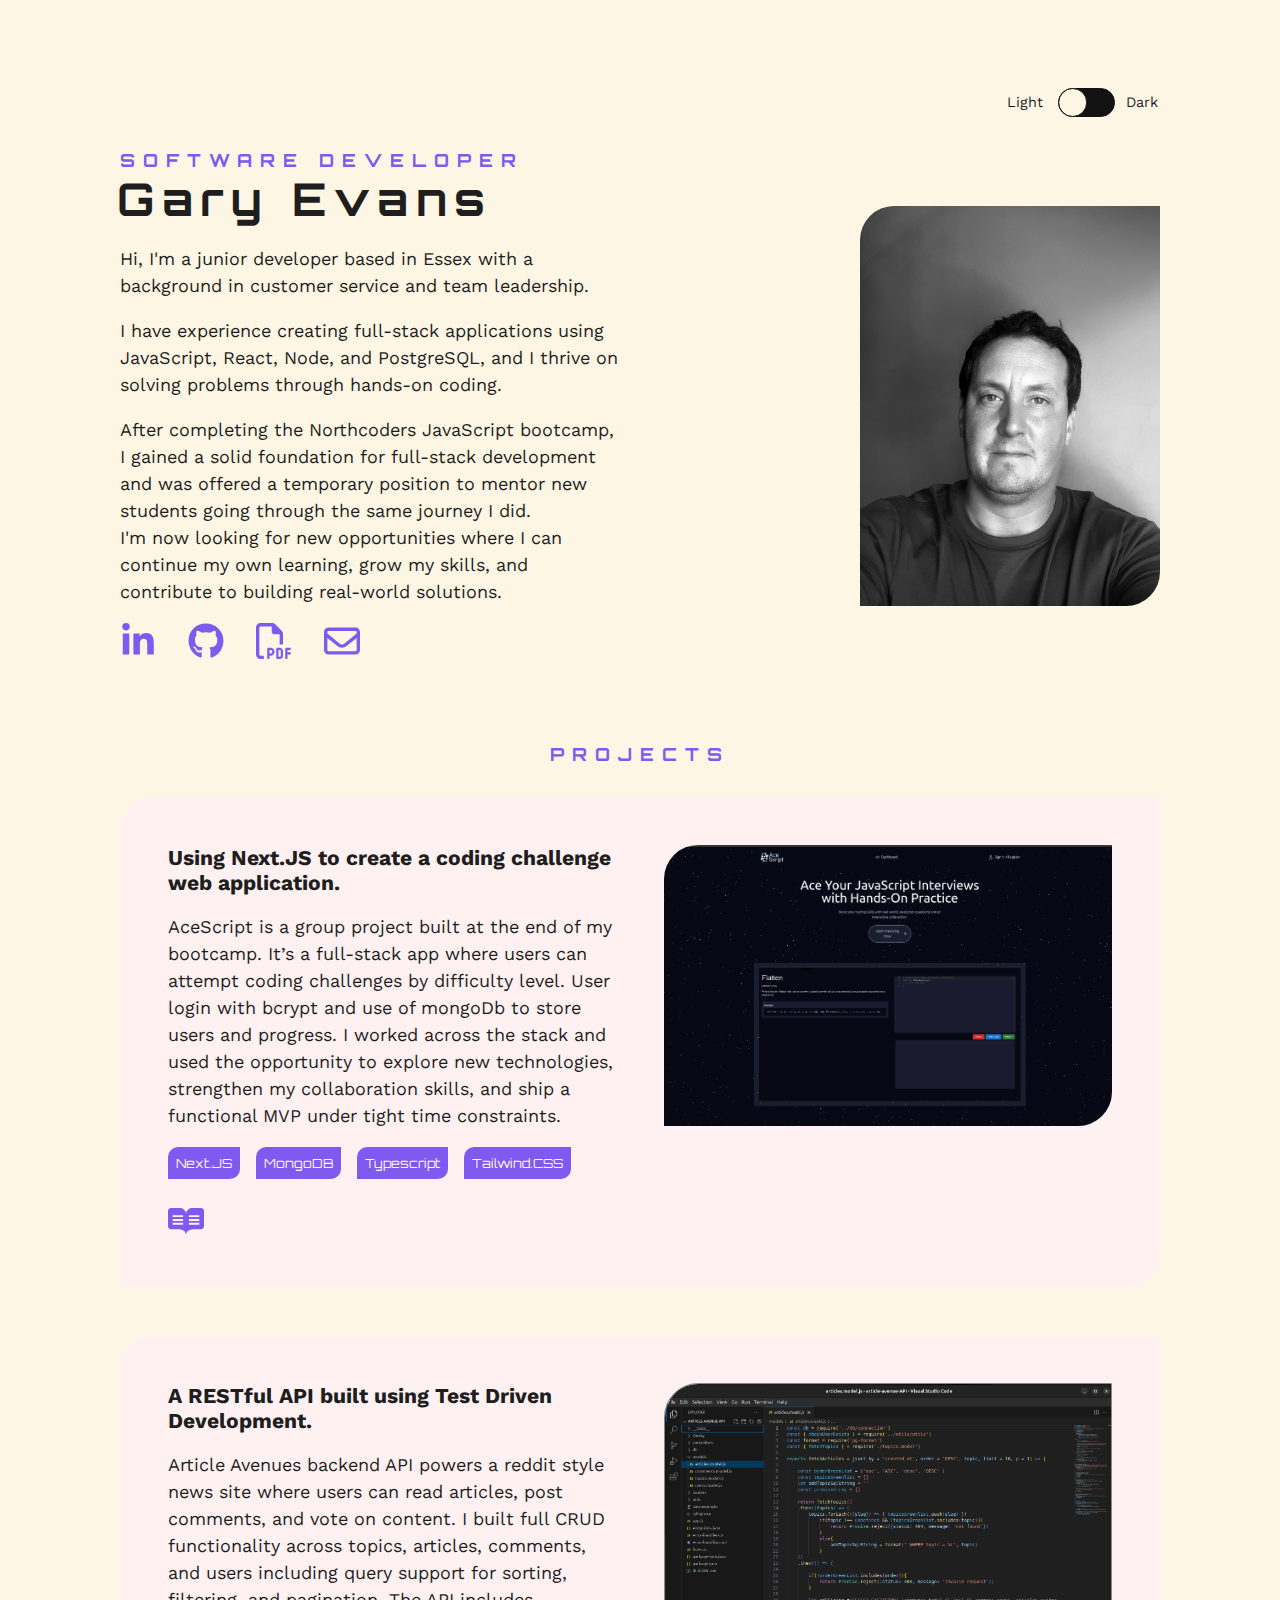
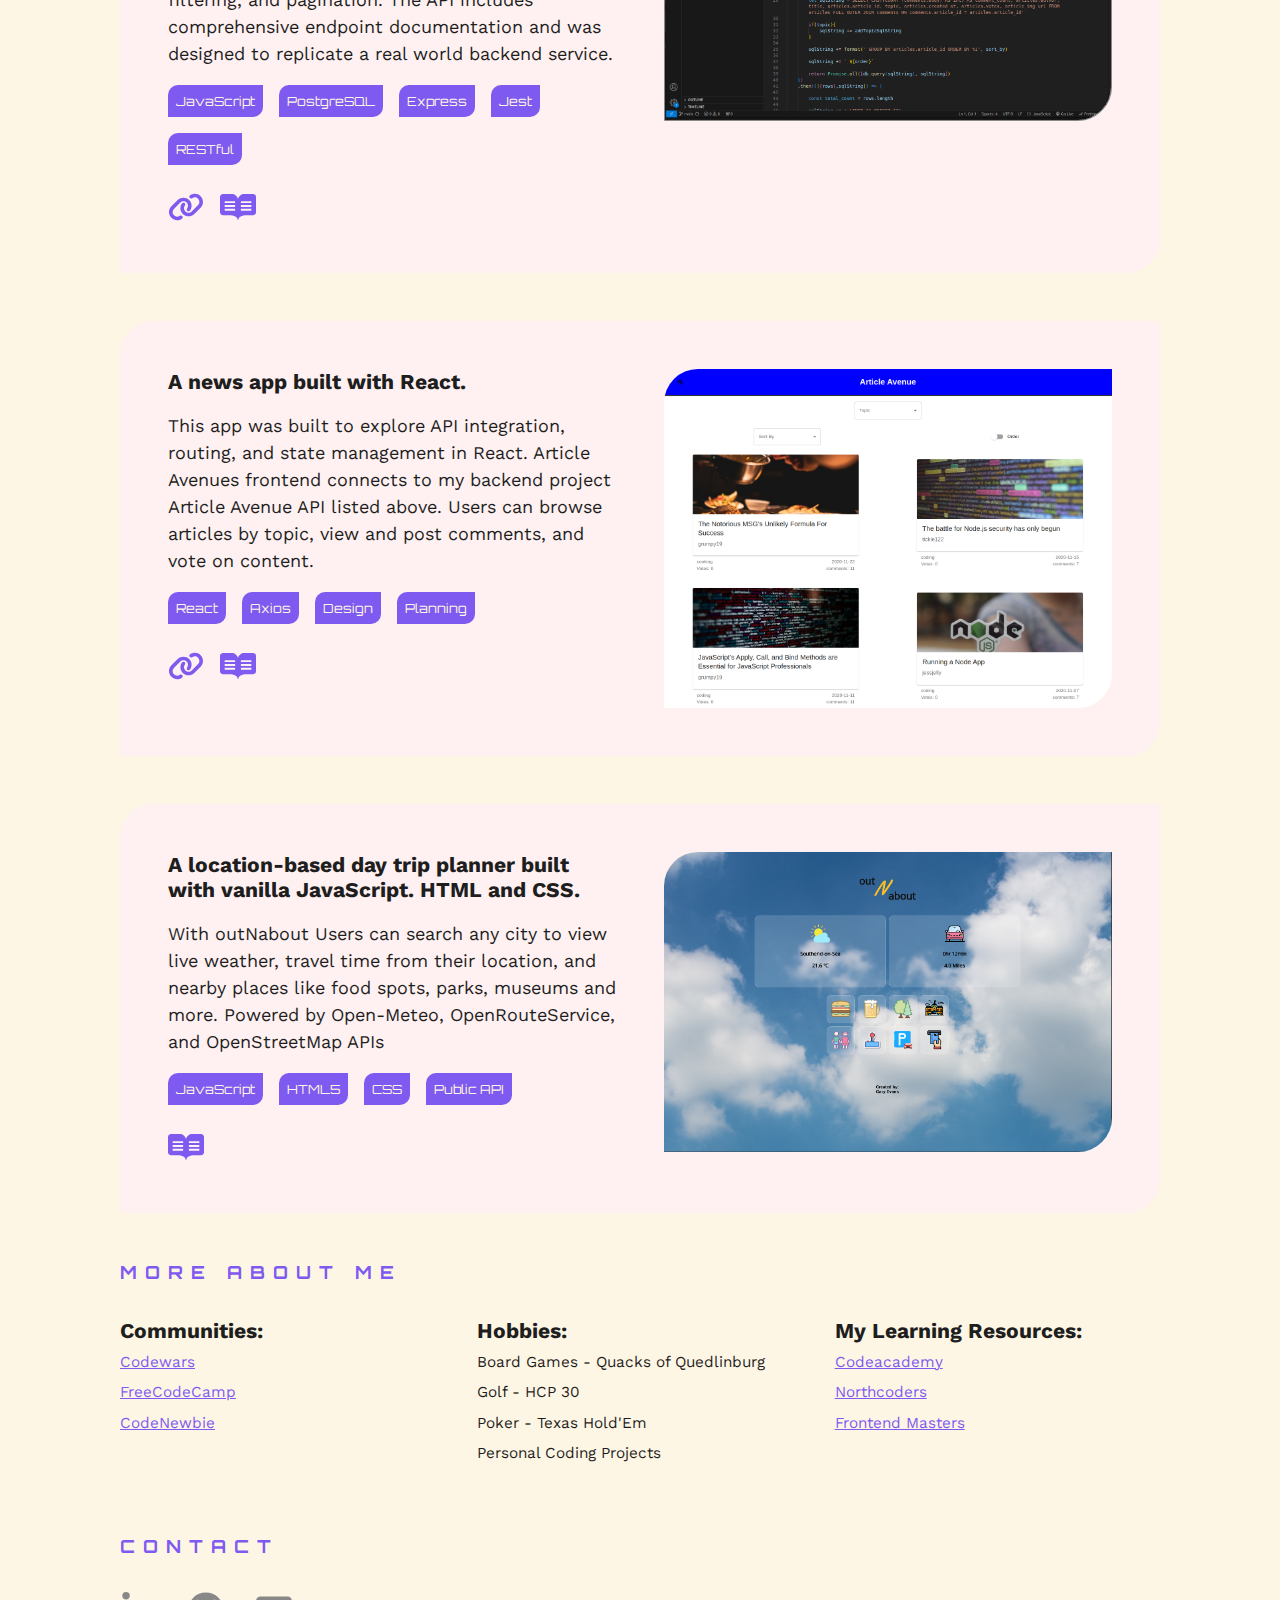
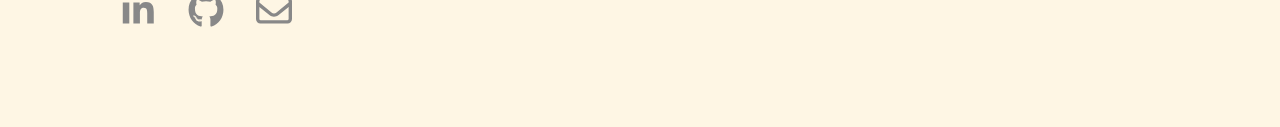
<file: index.html>
<!DOCTYPE html>
<html lang="en">
  <head>
    <meta charset="UTF-8" />
    <meta name="viewport" content="width=device-width, initial-scale=1.0" />
    <title>Gary Evans</title>
    <link rel="stylesheet" href="CSS/index.css" />
    <link
      href="https://fonts.googleapis.com/css2?family=Orbitron:wght@500;700&family=Work+Sans:wght@400;600&display=swap"
      rel="stylesheet"
    />
  </head>
  <body>
    <div class="wrapper">
      <header>
        <fieldset id="light-dark-switch" class="radio-switch">
          <legend>Select Theme</legend>

          <input
            type="radio"
            name="color-scheme"
            id="light"
            value="light"
            checked
          />
          <label for="light">Light</label>
          <input type="radio" name="color-scheme" id="dark" value="dark" />
          <label for="dark">Dark</label>
        </fieldset>
      </header>
      <article class="main-article">
        <div class="text">
          <h2>Software Developer</h2>
          <h1>Gary Evans</h1>
          <p>
            Hi, I'm a junior developer based in Essex with a background in
            customer service and team leadership.
          </p>
          <p>
            I have experience creating full-stack applications using JavaScript,
            React, Node, and PostgreSQL, and I thrive on solving problems
            through hands-on coding. <br />
          </p>
          <p>
            After completing the Northcoders JavaScript bootcamp, I gained a
            solid foundation for full-stack development and was offered a
            temporary position to mentor new students going through the same
            journey I did. <br />I'm now looking for new opportunities where I
            can continue my own learning, grow my skills, and contribute to
            building real-world solutions.
          </p>
          <ul class="icons">
            <li>
              <a
                href="https://linkedin.com/in/gary-evans-profile"
                target="_blank"
                class="social-link"
              >
                <svg xmlns="http://www.w3.org/2000/svg" viewBox="0 0 448 512">
                  <title>linkedin</title>
                  <path
                    d="M100.3 448H7.4V148.9h92.9zM53.8 108.1C24.1 108.1 0 83.5 0 53.8a53.8 53.8 0 0 1 107.6 0c0 29.7-24.1 54.3-53.8 54.3zM447.9 448h-92.7V302.4c0-34.7-.7-79.2-48.3-79.2-48.3 0-55.7 37.7-55.7 76.7V448h-92.8V148.9h89.1v40.8h1.3c12.4-23.5 42.7-48.3 87.9-48.3 94 0 111.3 61.9 111.3 142.3V448z"
                    class="social"
                  />
                </svg>
              </a>
            </li>
            <li>
              <a
                href="https://github.com/Garyismatic"
                target="_blank"
                class="social-link"
              >
                <svg xmlns="http://www.w3.org/2000/svg" viewBox="0 0 496 512">
                  <title>github</title>
                  <path
                    d="M165.9 397.4c0 2-2.3 3.6-5.2 3.6-3.3 .3-5.6-1.3-5.6-3.6 0-2 2.3-3.6 5.2-3.6 3-.3 5.6 1.3 5.6 3.6zm-31.1-4.5c-.7 2 1.3 4.3 4.3 4.9 2.6 1 5.6 0 6.2-2s-1.3-4.3-4.3-5.2c-2.6-.7-5.5 .3-6.2 2.3zm44.2-1.7c-2.9 .7-4.9 2.6-4.6 4.9 .3 2 2.9 3.3 5.9 2.6 2.9-.7 4.9-2.6 4.6-4.6-.3-1.9-3-3.2-5.9-2.9zM244.8 8C106.1 8 0 113.3 0 252c0 110.9 69.8 205.8 169.5 239.2 12.8 2.3 17.3-5.6 17.3-12.1 0-6.2-.3-40.4-.3-61.4 0 0-70 15-84.7-29.8 0 0-11.4-29.1-27.8-36.6 0 0-22.9-15.7 1.6-15.4 0 0 24.9 2 38.6 25.8 21.9 38.6 58.6 27.5 72.9 20.9 2.3-16 8.8-27.1 16-33.7-55.9-6.2-112.3-14.3-112.3-110.5 0-27.5 7.6-41.3 23.6-58.9-2.6-6.5-11.1-33.3 2.6-67.9 20.9-6.5 69 27 69 27 20-5.6 41.5-8.5 62.8-8.5s42.8 2.9 62.8 8.5c0 0 48.1-33.6 69-27 13.7 34.7 5.2 61.4 2.6 67.9 16 17.7 25.8 31.5 25.8 58.9 0 96.5-58.9 104.2-114.8 110.5 9.2 7.9 17 22.9 17 46.4 0 33.7-.3 75.4-.3 83.6 0 6.5 4.6 14.4 17.3 12.1C428.2 457.8 496 362.9 496 252 496 113.3 383.5 8 244.8 8zM97.2 352.9c-1.3 1-1 3.3 .7 5.2 1.6 1.6 3.9 2.3 5.2 1 1.3-1 1-3.3-.7-5.2-1.6-1.6-3.9-2.3-5.2-1zm-10.8-8.1c-.7 1.3 .3 2.9 2.3 3.9 1.6 1 3.6 .7 4.3-.7 .7-1.3-.3-2.9-2.3-3.9-2-.6-3.6-.3-4.3 .7zm32.4 35.6c-1.6 1.3-1 4.3 1.3 6.2 2.3 2.3 5.2 2.6 6.5 1 1.3-1.3 .7-4.3-1.3-6.2-2.2-2.3-5.2-2.6-6.5-1zm-11.4-14.7c-1.6 1-1.6 3.6 0 5.9 1.6 2.3 4.3 3.3 5.6 2.3 1.6-1.3 1.6-3.9 0-6.2-1.4-2.3-4-3.3-5.6-2z"
                    class="social"
                  />
                </svg>
              </a>
            </li>
            <li>
              <a href="Gary_Evans_2025.pdf" download class="social-link">
                <svg xmlns="http://www.w3.org/2000/svg" viewBox="0 0 512 512">
                  <title>CV</title>
                  <path
                    d="M64 464l48 0 0 48-48 0c-35.3 0-64-28.7-64-64L0 64C0 28.7 28.7 0 64 0L229.5 0c17 0 33.3 6.7 45.3 18.7l90.5 90.5c12 12 18.7 28.3 18.7 45.3L384 304l-48 0 0-144-80 0c-17.7 0-32-14.3-32-32l0-80L64 48c-8.8 0-16 7.2-16 16l0 384c0 8.8 7.2 16 16 16zM176 352l32 0c30.9 0 56 25.1 56 56s-25.1 56-56 56l-16 0 0 32c0 8.8-7.2 16-16 16s-16-7.2-16-16l0-48 0-80c0-8.8 7.2-16 16-16zm32 80c13.3 0 24-10.7 24-24s-10.7-24-24-24l-16 0 0 48 16 0zm96-80l32 0c26.5 0 48 21.5 48 48l0 64c0 26.5-21.5 48-48 48l-32 0c-8.8 0-16-7.2-16-16l0-128c0-8.8 7.2-16 16-16zm32 128c8.8 0 16-7.2 16-16l0-64c0-8.8-7.2-16-16-16l-16 0 0 96 16 0zm80-112c0-8.8 7.2-16 16-16l48 0c8.8 0 16 7.2 16 16s-7.2 16-16 16l-32 0 0 32 32 0c8.8 0 16 7.2 16 16s-7.2 16-16 16l-32 0 0 48c0 8.8-7.2 16-16 16s-16-7.2-16-16l0-64 0-64z"
                    class="social"
                  />
                </svg>
              </a>
            </li>
            <li>
              <a
                href="mailto:garyevans1501@gmail.com?subject=Hello%20I%20saw%20Your%20Portfolio%20Page"
                class="social-link"
              >
                <svg xmlns="http://www.w3.org/2000/svg" viewBox="0 0 512 512">
                  <title>email</title>
                  <path
                    d="M64 112c-8.8 0-16 7.2-16 16l0 22.1L220.5 291.7c20.7 17 50.4 17 71.1 0L464 150.1l0-22.1c0-8.8-7.2-16-16-16L64 112zM48 212.2L48 384c0 8.8 7.2 16 16 16l384 0c8.8 0 16-7.2 16-16l0-171.8L322 328.8c-38.4 31.5-93.7 31.5-132 0L48 212.2zM0 128C0 92.7 28.7 64 64 64l384 0c35.3 0 64 28.7 64 64l0 256c0 35.3-28.7 64-64 64L64 448c-35.3 0-64-28.7-64-64L0 128z"
                    class="social"
                  />
                </svg>
              </a>
            </li>
          </ul>
        </div>
        <img
          src="./assets/me.jpg"
          alt="A picture of my (Gary Evans) face looking down into the camera smiling"
          id="profile-pic"
        />
      </article>
      <main class="project-section">
        <h2 class="projects-header">Projects</h2>
        <article class="projects">
          <section class="project-card">
            <section class="project-text">
              <h3 class="project-title">
                Using Next.JS to create a coding challenge web application.
              </h3>
              <p class="project-description">
                AceScript is a group project built at the end of my bootcamp.
                It’s a full-stack app where users can attempt coding challenges
                by difficulty level. User login with bcrypt and use of mongoDb
                to store users and progress. I worked across the stack and used
                the opportunity to explore new technologies, strengthen my
                collaboration skills, and ship a functional MVP under tight time
                constraints.
              </p>
              <ul>
                <li>Next.JS</li>
                <li>MongoDB</li>
                <li>Typescript</li>
                <li>Tailwind.CSS</li>
              </ul>
              <ul class="hosted">
                <li>
                  <a
                    href="https://github.com/Garyismatic/AceScript/blob/main/README.md"
                    target="_blank"
                    class="social-link"
                  >
                    <svg
                      xmlns="http://www.w3.org/2000/svg"
                      viewBox="0 0 576 512"
                    >
                      <path
                        d="M528.3 46.5H388.5c-48.1 0-89.9 33.3-100.4 80.3-10.6-47-52.3-80.3-100.4-80.3H48c-26.5 0-48 21.5-48 48v245.8c0 26.5 21.5 48 48 48h89.7c102.2 0 132.7 24.4 147.3 75 .7 2.8 5.2 2.8 6 0 14.7-50.6 45.2-75 147.3-75H528c26.5 0 48-21.5 48-48V94.6c0-26.4-21.3-47.9-47.7-48.1zM242 311.9c0 1.9-1.5 3.5-3.5 3.5H78.2c-1.9 0-3.5-1.5-3.5-3.5V289c0-1.9 1.5-3.5 3.5-3.5h160.4c1.9 0 3.5 1.5 3.5 3.5v22.9zm0-60.9c0 1.9-1.5 3.5-3.5 3.5H78.2c-1.9 0-3.5-1.5-3.5-3.5v-22.9c0-1.9 1.5-3.5 3.5-3.5h160.4c1.9 0 3.5 1.5 3.5 3.5V251zm0-60.9c0 1.9-1.5 3.5-3.5 3.5H78.2c-1.9 0-3.5-1.5-3.5-3.5v-22.9c0-1.9 1.5-3.5 3.5-3.5h160.4c1.9 0 3.5 1.5 3.5 3.5v22.9zm259.3 121.7c0 1.9-1.5 3.5-3.5 3.5H337.5c-1.9 0-3.5-1.5-3.5-3.5v-22.9c0-1.9 1.5-3.5 3.5-3.5h160.4c1.9 0 3.5 1.5 3.5 3.5v22.9zm0-60.9c0 1.9-1.5 3.5-3.5 3.5H337.5c-1.9 0-3.5-1.5-3.5-3.5V228c0-1.9 1.5-3.5 3.5-3.5h160.4c1.9 0 3.5 1.5 3.5 3.5v22.9zm0-60.9c0 1.9-1.5 3.5-3.5 3.5H337.5c-1.9 0-3.5-1.5-3.5-3.5v-22.8c0-1.9 1.5-3.5 3.5-3.5h160.4c1.9 0 3.5 1.5 3.5 3.5V190z"
                        class="social"
                      />
                    </svg>
                  </a>
                </li>
              </ul>
            </section>
            <img
              src="./assets/ace-script-screenshot.png"
              class="project-img"
              alt="ace script home page"
            />
          </section>
          <section class="project-card">
            <section class="project-text">
              <h3 class="project-title">
                A RESTful API built using Test Driven Development.
              </h3>
              <p class="project-description">
                Article Avenues backend API powers a reddit style news site
                where users can read articles, post comments, and vote on
                content. I built full CRUD functionality across topics,
                articles, comments, and users including query support for
                sorting, filtering, and pagination. The API includes
                comprehensive endpoint documentation and was designed to
                replicate a real world backend service.
              </p>
              <ul>
                <li>JavaScript</li>
                <li>PostgreSQL</li>
                <li>Express</li>
                <li>Jest</li>
                <li>RESTful</li>
              </ul>
              <ul class="hosted">
                <li>
                  <a
                    href="https://article-avenue-api.onrender.com/api"
                    target="_blank"
                    class="social-link"
                  >
                    <svg
                      xmlns="http://www.w3.org/2000/svg"
                      viewBox="0 0 640 512"
                    >
                      <path
                        d="M579.8 267.7c56.5-56.5 56.5-148 0-204.5c-50-50-128.8-56.5-186.3-15.4l-1.6 1.1c-14.4 10.3-17.7 30.3-7.4 44.6s30.3 17.7 44.6 7.4l1.6-1.1c32.1-22.9 76-19.3 103.8 8.6c31.5 31.5 31.5 82.5 0 114L422.3 334.8c-31.5 31.5-82.5 31.5-114 0c-27.9-27.9-31.5-71.8-8.6-103.8l1.1-1.6c10.3-14.4 6.9-34.4-7.4-44.6s-34.4-6.9-44.6 7.4l-1.1 1.6C206.5 251.2 213 330 263 380c56.5 56.5 148 56.5 204.5 0L579.8 267.7zM60.2 244.3c-56.5 56.5-56.5 148 0 204.5c50 50 128.8 56.5 186.3 15.4l1.6-1.1c14.4-10.3 17.7-30.3 7.4-44.6s-30.3-17.7-44.6-7.4l-1.6 1.1c-32.1 22.9-76 19.3-103.8-8.6C74 372 74 321 105.5 289.5L217.7 177.2c31.5-31.5 82.5-31.5 114 0c27.9 27.9 31.5 71.8 8.6 103.9l-1.1 1.6c-10.3 14.4-6.9 34.4 7.4 44.6s34.4 6.9 44.6-7.4l1.1-1.6C433.5 260.8 427 182 377 132c-56.5-56.5-148-56.5-204.5 0L60.2 244.3z"
                        class="social"
                      />
                    </svg>
                  </a>
                </li>
                <li>
                  <a
                    href="https://github.com/Garyismatic/article-avenue-API/blob/main/README.md"
                    target="_blank"
                    class="social-link"
                  >
                    <svg
                      xmlns="http://www.w3.org/2000/svg"
                      viewBox="0 0 576 512"
                    >
                      <path
                        d="M528.3 46.5H388.5c-48.1 0-89.9 33.3-100.4 80.3-10.6-47-52.3-80.3-100.4-80.3H48c-26.5 0-48 21.5-48 48v245.8c0 26.5 21.5 48 48 48h89.7c102.2 0 132.7 24.4 147.3 75 .7 2.8 5.2 2.8 6 0 14.7-50.6 45.2-75 147.3-75H528c26.5 0 48-21.5 48-48V94.6c0-26.4-21.3-47.9-47.7-48.1zM242 311.9c0 1.9-1.5 3.5-3.5 3.5H78.2c-1.9 0-3.5-1.5-3.5-3.5V289c0-1.9 1.5-3.5 3.5-3.5h160.4c1.9 0 3.5 1.5 3.5 3.5v22.9zm0-60.9c0 1.9-1.5 3.5-3.5 3.5H78.2c-1.9 0-3.5-1.5-3.5-3.5v-22.9c0-1.9 1.5-3.5 3.5-3.5h160.4c1.9 0 3.5 1.5 3.5 3.5V251zm0-60.9c0 1.9-1.5 3.5-3.5 3.5H78.2c-1.9 0-3.5-1.5-3.5-3.5v-22.9c0-1.9 1.5-3.5 3.5-3.5h160.4c1.9 0 3.5 1.5 3.5 3.5v22.9zm259.3 121.7c0 1.9-1.5 3.5-3.5 3.5H337.5c-1.9 0-3.5-1.5-3.5-3.5v-22.9c0-1.9 1.5-3.5 3.5-3.5h160.4c1.9 0 3.5 1.5 3.5 3.5v22.9zm0-60.9c0 1.9-1.5 3.5-3.5 3.5H337.5c-1.9 0-3.5-1.5-3.5-3.5V228c0-1.9 1.5-3.5 3.5-3.5h160.4c1.9 0 3.5 1.5 3.5 3.5v22.9zm0-60.9c0 1.9-1.5 3.5-3.5 3.5H337.5c-1.9 0-3.5-1.5-3.5-3.5v-22.8c0-1.9 1.5-3.5 3.5-3.5h160.4c1.9 0 3.5 1.5 3.5 3.5V190z"
                        class="social"
                      />
                    </svg>
                  </a>
                </li>
              </ul>
            </section>
            <img
              src="./assets/article-avenue-API-screenshot.png"
              class="project-img light-border"
              alt="article avenue api code editor screenshot"
            />
          </section>
          <section class="project-card">
            <section class="project-text">
              <h3 class="project-title">A news app built with React.</h3>

              <p class="project-description">
                This app was built to explore API integration, routing, and
                state management in React. Article Avenues frontend connects to
                my backend project Article Avenue API listed above. Users can
                browse articles by topic, view and post comments, and vote on
                content.
              </p>
              <ul>
                <li>React</li>
                <li>Axios</li>
                <li>Design</li>
                <li>Planning</li>
              </ul>
              <ul class="hosted">
                <li>
                  <a
                    href="https://article-avenue.netlify.app"
                    target="_blank"
                    class="social-link"
                  >
                    <svg
                      xmlns="http://www.w3.org/2000/svg"
                      viewBox="0 0 640 512"
                    >
                      <path
                        d="M579.8 267.7c56.5-56.5 56.5-148 0-204.5c-50-50-128.8-56.5-186.3-15.4l-1.6 1.1c-14.4 10.3-17.7 30.3-7.4 44.6s30.3 17.7 44.6 7.4l1.6-1.1c32.1-22.9 76-19.3 103.8 8.6c31.5 31.5 31.5 82.5 0 114L422.3 334.8c-31.5 31.5-82.5 31.5-114 0c-27.9-27.9-31.5-71.8-8.6-103.8l1.1-1.6c10.3-14.4 6.9-34.4-7.4-44.6s-34.4-6.9-44.6 7.4l-1.1 1.6C206.5 251.2 213 330 263 380c56.5 56.5 148 56.5 204.5 0L579.8 267.7zM60.2 244.3c-56.5 56.5-56.5 148 0 204.5c50 50 128.8 56.5 186.3 15.4l1.6-1.1c14.4-10.3 17.7-30.3 7.4-44.6s-30.3-17.7-44.6-7.4l-1.6 1.1c-32.1 22.9-76 19.3-103.8-8.6C74 372 74 321 105.5 289.5L217.7 177.2c31.5-31.5 82.5-31.5 114 0c27.9 27.9 31.5 71.8 8.6 103.9l-1.1 1.6c-10.3 14.4-6.9 34.4 7.4 44.6s34.4 6.9 44.6-7.4l1.1-1.6C433.5 260.8 427 182 377 132c-56.5-56.5-148-56.5-204.5 0L60.2 244.3z"
                        class="social"
                      />
                    </svg>
                  </a>
                </li>
                <li>
                  <a
                    href="https://github.com/Garyismatic/article-avenue-REACT/blob/main/README.md"
                    target="_blank"
                    class="social-link"
                  >
                    <svg
                      xmlns="http://www.w3.org/2000/svg"
                      viewBox="0 0 576 512"
                    >
                      <path
                        d="M528.3 46.5H388.5c-48.1 0-89.9 33.3-100.4 80.3-10.6-47-52.3-80.3-100.4-80.3H48c-26.5 0-48 21.5-48 48v245.8c0 26.5 21.5 48 48 48h89.7c102.2 0 132.7 24.4 147.3 75 .7 2.8 5.2 2.8 6 0 14.7-50.6 45.2-75 147.3-75H528c26.5 0 48-21.5 48-48V94.6c0-26.4-21.3-47.9-47.7-48.1zM242 311.9c0 1.9-1.5 3.5-3.5 3.5H78.2c-1.9 0-3.5-1.5-3.5-3.5V289c0-1.9 1.5-3.5 3.5-3.5h160.4c1.9 0 3.5 1.5 3.5 3.5v22.9zm0-60.9c0 1.9-1.5 3.5-3.5 3.5H78.2c-1.9 0-3.5-1.5-3.5-3.5v-22.9c0-1.9 1.5-3.5 3.5-3.5h160.4c1.9 0 3.5 1.5 3.5 3.5V251zm0-60.9c0 1.9-1.5 3.5-3.5 3.5H78.2c-1.9 0-3.5-1.5-3.5-3.5v-22.9c0-1.9 1.5-3.5 3.5-3.5h160.4c1.9 0 3.5 1.5 3.5 3.5v22.9zm259.3 121.7c0 1.9-1.5 3.5-3.5 3.5H337.5c-1.9 0-3.5-1.5-3.5-3.5v-22.9c0-1.9 1.5-3.5 3.5-3.5h160.4c1.9 0 3.5 1.5 3.5 3.5v22.9zm0-60.9c0 1.9-1.5 3.5-3.5 3.5H337.5c-1.9 0-3.5-1.5-3.5-3.5V228c0-1.9 1.5-3.5 3.5-3.5h160.4c1.9 0 3.5 1.5 3.5 3.5v22.9zm0-60.9c0 1.9-1.5 3.5-3.5 3.5H337.5c-1.9 0-3.5-1.5-3.5-3.5v-22.8c0-1.9 1.5-3.5 3.5-3.5h160.4c1.9 0 3.5 1.5 3.5 3.5V190z"
                        class="social"
                      />
                    </svg>
                  </a>
                </li>
              </ul>
            </section>
            <img
              src="./assets/article-avenue-react-screenshot.png"
              class="project-img"
              alt="article avenue home page frontend"
            />
          </section>
          <section class="project-card">
            <section class="project-text">
              <h3 class="project-title">
                A location-based day trip planner built with vanilla JavaScript.
                HTML and CSS.
              </h3>
              <p class="project-description">
                With outNabout Users can search any city to view live weather,
                travel time from their location, and nearby places like food
                spots, parks, museums and more. Powered by Open-Meteo,
                OpenRouteService, and OpenStreetMap APIs
              </p>
              <ul>
                <li>JavaScript</li>
                <li>HTML5</li>
                <li>CSS</li>
                <li>Public API</li>
              </ul>
              <ul class="hosted">
                <li>
                  <a
                    href="https://github.com/Garyismatic/outNabout/blob/main/README.md"
                    target="_blank"
                    class="social-link"
                  >
                    <svg
                      xmlns="http://www.w3.org/2000/svg"
                      viewBox="0 0 576 512"
                    >
                      <path
                        d="M528.3 46.5H388.5c-48.1 0-89.9 33.3-100.4 80.3-10.6-47-52.3-80.3-100.4-80.3H48c-26.5 0-48 21.5-48 48v245.8c0 26.5 21.5 48 48 48h89.7c102.2 0 132.7 24.4 147.3 75 .7 2.8 5.2 2.8 6 0 14.7-50.6 45.2-75 147.3-75H528c26.5 0 48-21.5 48-48V94.6c0-26.4-21.3-47.9-47.7-48.1zM242 311.9c0 1.9-1.5 3.5-3.5 3.5H78.2c-1.9 0-3.5-1.5-3.5-3.5V289c0-1.9 1.5-3.5 3.5-3.5h160.4c1.9 0 3.5 1.5 3.5 3.5v22.9zm0-60.9c0 1.9-1.5 3.5-3.5 3.5H78.2c-1.9 0-3.5-1.5-3.5-3.5v-22.9c0-1.9 1.5-3.5 3.5-3.5h160.4c1.9 0 3.5 1.5 3.5 3.5V251zm0-60.9c0 1.9-1.5 3.5-3.5 3.5H78.2c-1.9 0-3.5-1.5-3.5-3.5v-22.9c0-1.9 1.5-3.5 3.5-3.5h160.4c1.9 0 3.5 1.5 3.5 3.5v22.9zm259.3 121.7c0 1.9-1.5 3.5-3.5 3.5H337.5c-1.9 0-3.5-1.5-3.5-3.5v-22.9c0-1.9 1.5-3.5 3.5-3.5h160.4c1.9 0 3.5 1.5 3.5 3.5v22.9zm0-60.9c0 1.9-1.5 3.5-3.5 3.5H337.5c-1.9 0-3.5-1.5-3.5-3.5V228c0-1.9 1.5-3.5 3.5-3.5h160.4c1.9 0 3.5 1.5 3.5 3.5v22.9zm0-60.9c0 1.9-1.5 3.5-3.5 3.5H337.5c-1.9 0-3.5-1.5-3.5-3.5v-22.8c0-1.9 1.5-3.5 3.5-3.5h160.4c1.9 0 3.5 1.5 3.5 3.5V190z"
                        class="social"
                      />
                    </svg>
                  </a>
                </li>
              </ul>
            </section>
            <img
              src="./assets/out-n-about-screenshot.png"
              class="project-img"
              alt="out n about results page screenshot"
            />
          </section>
        </article>
      </main>
      <footer class="footer-section">
        <h2 class="footer-title">More About Me</h2>
        <div class="footer-text">
          <div class="footer-text-box">
            <h3>Communities:</h3>
            <ul>
              <li>
                <a href="https://codewars.com" target="_blank">Codewars</a>
              </li>
              <li>
                <a href="https://https://www.freecodecamp.org/" target="_blank"
                  >FreeCodeCamp</a
                >
              </li>
              <li>
                <a href="https://codenewbie.org" target="_blank">CodeNewbie</a>
              </li>
            </ul>
          </div>
          <div class="footer-text-box">
            <h3>Hobbies:</h3>
            <ul>
              <li>Board Games - Quacks of Quedlinburg</li>
              <li>Golf - HCP 30</li>
              <li>Poker - Texas Hold'Em</li>
              <li>Personal Coding Projects</li>
            </ul>
          </div>
          <div class="footer-text-box">
            <h3>My Learning Resources:</h3>
            <ul>
              <li>
                <a href="https://codeacademy.com" target="_blank"
                  >Codeacademy</a
                >
              </li>
              <li>
                <a href="https://https://www.northcoders.com/" target="_blank"
                  >Northcoders</a
                >
              </li>
              <li>
                <a href="https://frontendmasters.com/" target="_blank"
                  >Frontend Masters</a
                >
              </li>
            </ul>
          </div>
          <div class="footer-text-box">
            <h2 class="footer-title">Contact</h2>
            <ul class="icons">
              <li>
                <a
                  href="https://linkedin.com/in/gary-evans-profile"
                  target="_blank"
                  class="social-link"
                >
                  <svg xmlns="http://www.w3.org/2000/svg" viewBox="0 0 448 512">
                    <title>linkedin</title>
                    <path
                      d="M100.3 448H7.4V148.9h92.9zM53.8 108.1C24.1 108.1 0 83.5 0 53.8a53.8 53.8 0 0 1 107.6 0c0 29.7-24.1 54.3-53.8 54.3zM447.9 448h-92.7V302.4c0-34.7-.7-79.2-48.3-79.2-48.3 0-55.7 37.7-55.7 76.7V448h-92.8V148.9h89.1v40.8h1.3c12.4-23.5 42.7-48.3 87.9-48.3 94 0 111.3 61.9 111.3 142.3V448z"
                      class="social"
                    />
                  </svg>
                </a>
              </li>
              <li>
                <a
                  href="https://github.com/Garyismatic"
                  target="_blank"
                  class="social-link"
                >
                  <svg xmlns="http://www.w3.org/2000/svg" viewBox="0 0 496 512">
                    <title>github</title>
                    <path
                      d="M165.9 397.4c0 2-2.3 3.6-5.2 3.6-3.3 .3-5.6-1.3-5.6-3.6 0-2 2.3-3.6 5.2-3.6 3-.3 5.6 1.3 5.6 3.6zm-31.1-4.5c-.7 2 1.3 4.3 4.3 4.9 2.6 1 5.6 0 6.2-2s-1.3-4.3-4.3-5.2c-2.6-.7-5.5 .3-6.2 2.3zm44.2-1.7c-2.9 .7-4.9 2.6-4.6 4.9 .3 2 2.9 3.3 5.9 2.6 2.9-.7 4.9-2.6 4.6-4.6-.3-1.9-3-3.2-5.9-2.9zM244.8 8C106.1 8 0 113.3 0 252c0 110.9 69.8 205.8 169.5 239.2 12.8 2.3 17.3-5.6 17.3-12.1 0-6.2-.3-40.4-.3-61.4 0 0-70 15-84.7-29.8 0 0-11.4-29.1-27.8-36.6 0 0-22.9-15.7 1.6-15.4 0 0 24.9 2 38.6 25.8 21.9 38.6 58.6 27.5 72.9 20.9 2.3-16 8.8-27.1 16-33.7-55.9-6.2-112.3-14.3-112.3-110.5 0-27.5 7.6-41.3 23.6-58.9-2.6-6.5-11.1-33.3 2.6-67.9 20.9-6.5 69 27 69 27 20-5.6 41.5-8.5 62.8-8.5s42.8 2.9 62.8 8.5c0 0 48.1-33.6 69-27 13.7 34.7 5.2 61.4 2.6 67.9 16 17.7 25.8 31.5 25.8 58.9 0 96.5-58.9 104.2-114.8 110.5 9.2 7.9 17 22.9 17 46.4 0 33.7-.3 75.4-.3 83.6 0 6.5 4.6 14.4 17.3 12.1C428.2 457.8 496 362.9 496 252 496 113.3 383.5 8 244.8 8zM97.2 352.9c-1.3 1-1 3.3 .7 5.2 1.6 1.6 3.9 2.3 5.2 1 1.3-1 1-3.3-.7-5.2-1.6-1.6-3.9-2.3-5.2-1zm-10.8-8.1c-.7 1.3 .3 2.9 2.3 3.9 1.6 1 3.6 .7 4.3-.7 .7-1.3-.3-2.9-2.3-3.9-2-.6-3.6-.3-4.3 .7zm32.4 35.6c-1.6 1.3-1 4.3 1.3 6.2 2.3 2.3 5.2 2.6 6.5 1 1.3-1.3 .7-4.3-1.3-6.2-2.2-2.3-5.2-2.6-6.5-1zm-11.4-14.7c-1.6 1-1.6 3.6 0 5.9 1.6 2.3 4.3 3.3 5.6 2.3 1.6-1.3 1.6-3.9 0-6.2-1.4-2.3-4-3.3-5.6-2z"
                      class="social"
                    />
                  </svg>
                </a>
              </li>
              <li>
                <a
                  href="mailto:garyevans1501@gmail.com?subject=Hello%20I%20saw%20Your%20Portfolio%20Page"
                  class="social-link"
                >
                  <svg xmlns="http://www.w3.org/2000/svg" viewBox="0 0 512 512">
                    <title>email</title>
                    <path
                      d="M64 112c-8.8 0-16 7.2-16 16l0 22.1L220.5 291.7c20.7 17 50.4 17 71.1 0L464 150.1l0-22.1c0-8.8-7.2-16-16-16L64 112zM48 212.2L48 384c0 8.8 7.2 16 16 16l384 0c8.8 0 16-7.2 16-16l0-171.8L322 328.8c-38.4 31.5-93.7 31.5-132 0L48 212.2zM0 128C0 92.7 28.7 64 64 64l384 0c35.3 0 64 28.7 64 64l0 256c0 35.3-28.7 64-64 64L64 448c-35.3 0-64-28.7-64-64L0 128z"
                      class="social"
                    />
                  </svg>
                </a>
              </li>
            </ul>
          </div>
        </div>
      </footer>
    </div>
  </body>
</html>
</file>
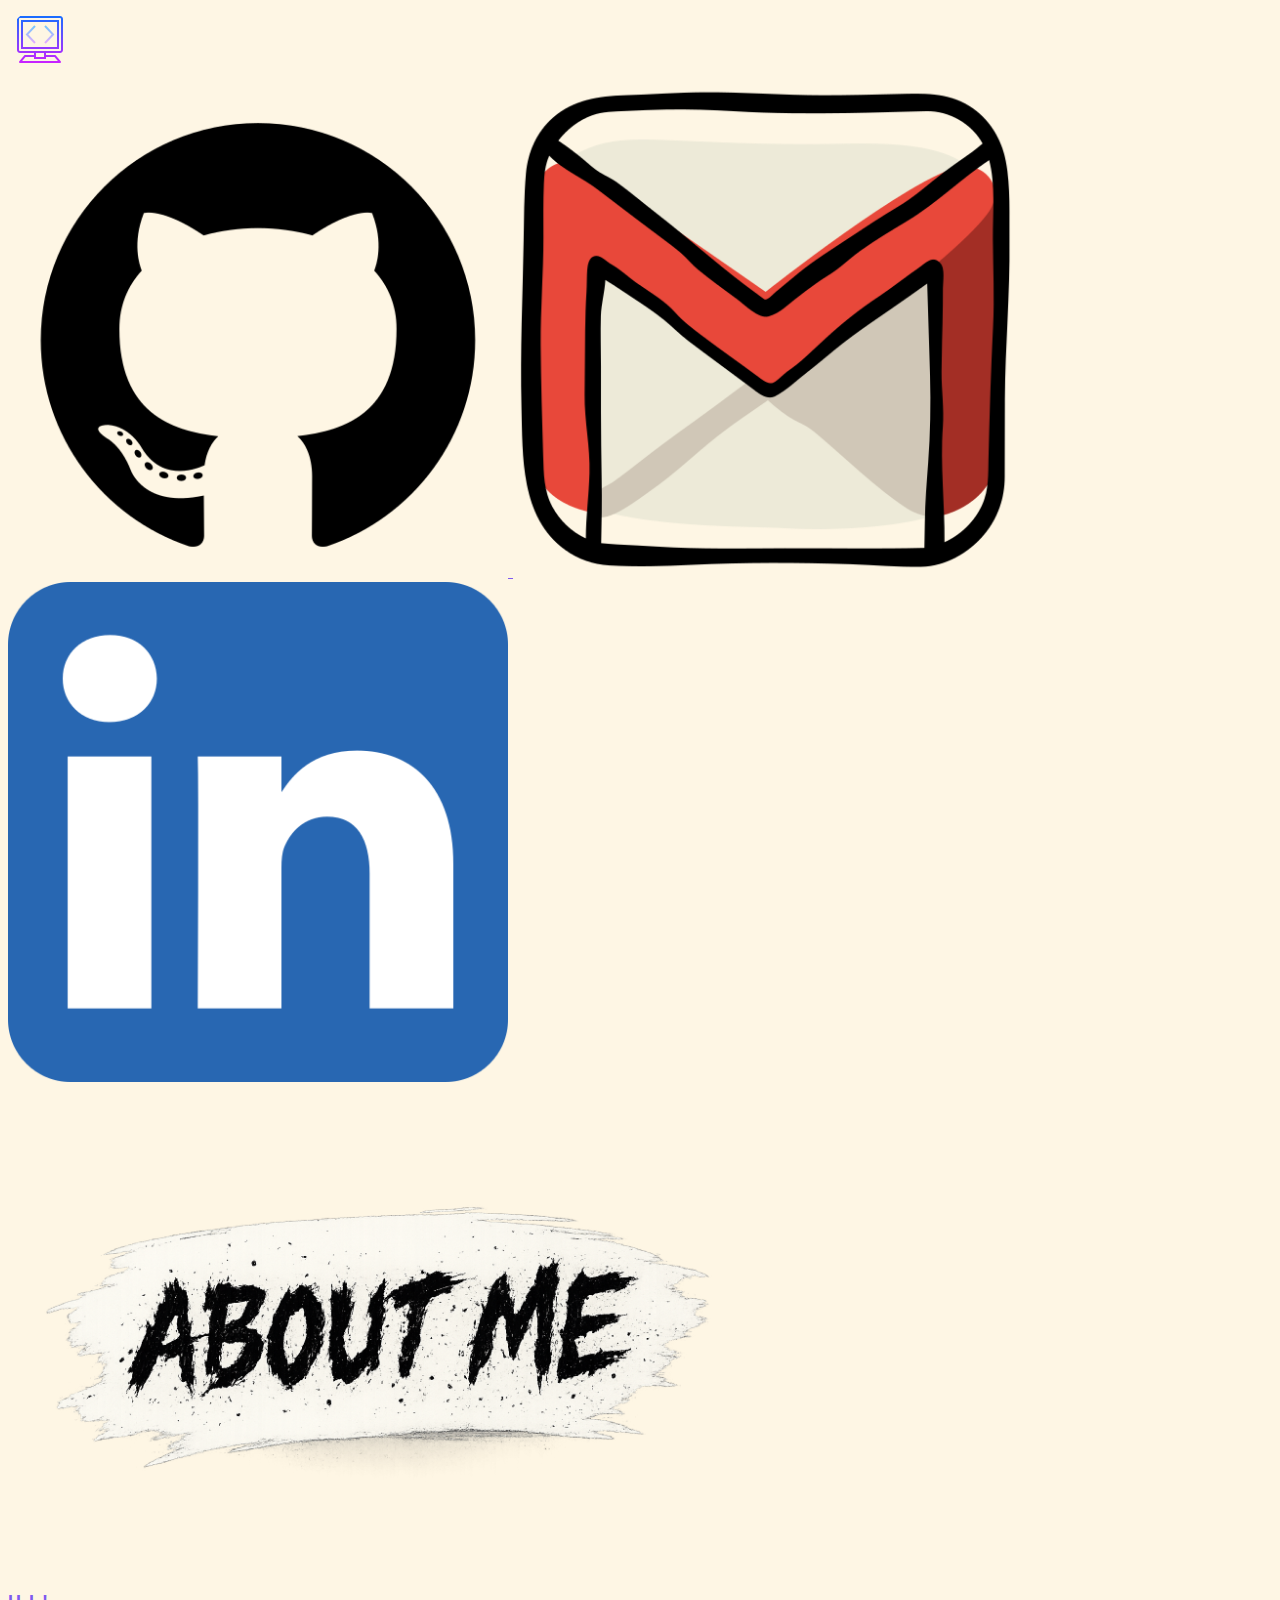
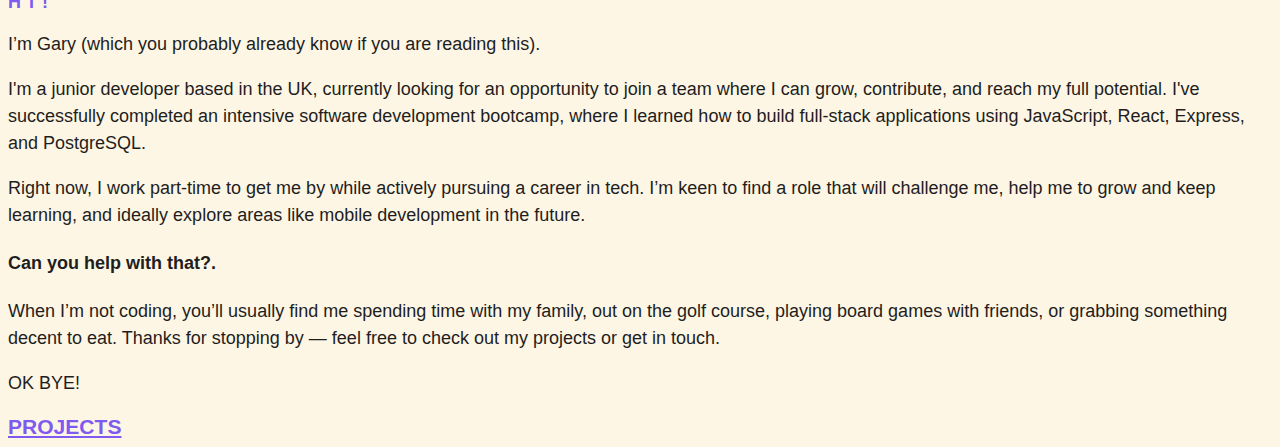
<file: about.html>
<!DOCTYPE html>
<html lang="en">
  <head>
    <meta charset="UTF-8" />
    <meta name="viewport" content="width=device-width, initial-scale=1.0" />
    <title>Gary Evans - About Me</title>
    <link rel="stylesheet" href="CSS/index.css" />
  </head>
  <body>
    <section id="header">
      <a href="index.html">
        <section>
          <img
            src="./assets/swd-logo.png"
            alt="a small icon of a monitor in bright purple and pink outline used as a logo"
            id="logo"
          />
        </section>
      </a>
      <section id="socials">
        <a href="https://github.com/garyismatic">
          <img src="./assets/githubIcon.png" class="social-icon" />
        </a>
        <a href="">
          <img src="./assets/emailIcon.png" class="social-icon" />
        </a>
        <a href="https://www.linkedin.com/in/gary-evans-profile">
          <img src="./assets/linkedInIcon.png" class="social-icon" />
        </a>
      </section>
    </section>
    <section class="page-title">
      <img src="assets/about-me-banner.png" id="about-page-title" />
    </section>
    <section id="about-me-section">
      <h2>HI!</h2>
      <p>I’m Gary (which you probably already know if you are reading this).</p>
      <p>
        I'm a junior developer based in the UK, currently looking for an
        opportunity to join a team where I can grow, contribute, and reach my
        full potential. I've successfully completed an intensive software
        development bootcamp, where I learned how to build full-stack
        applications using JavaScript, React, Express, and PostgreSQL.
      </p>
      <p>
        Right now, I work part-time to get me by while actively pursuing a
        career in tech. I’m keen to find a role that will challenge me, help me
        to grow and keep learning, and ideally explore areas like mobile
        development in the future.
      </p>
      <h4>Can you help with that?.</h4>
      <p>
        When I’m not coding, you’ll usually find me spending time with my
        family, out on the golf course, playing board games with friends, or
        grabbing something decent to eat. Thanks for stopping by — feel free to
        check out my projects or get in touch.
      </p>
      <p>OK BYE!</p>
    </section>
    <a href="projects.html">
      <section id="projects-nav-banner" class="banner-btn">
        <h3 class="banner-text">PROJECTS</h3>
      </section>
    </a>
  </body>
</html>
</file>
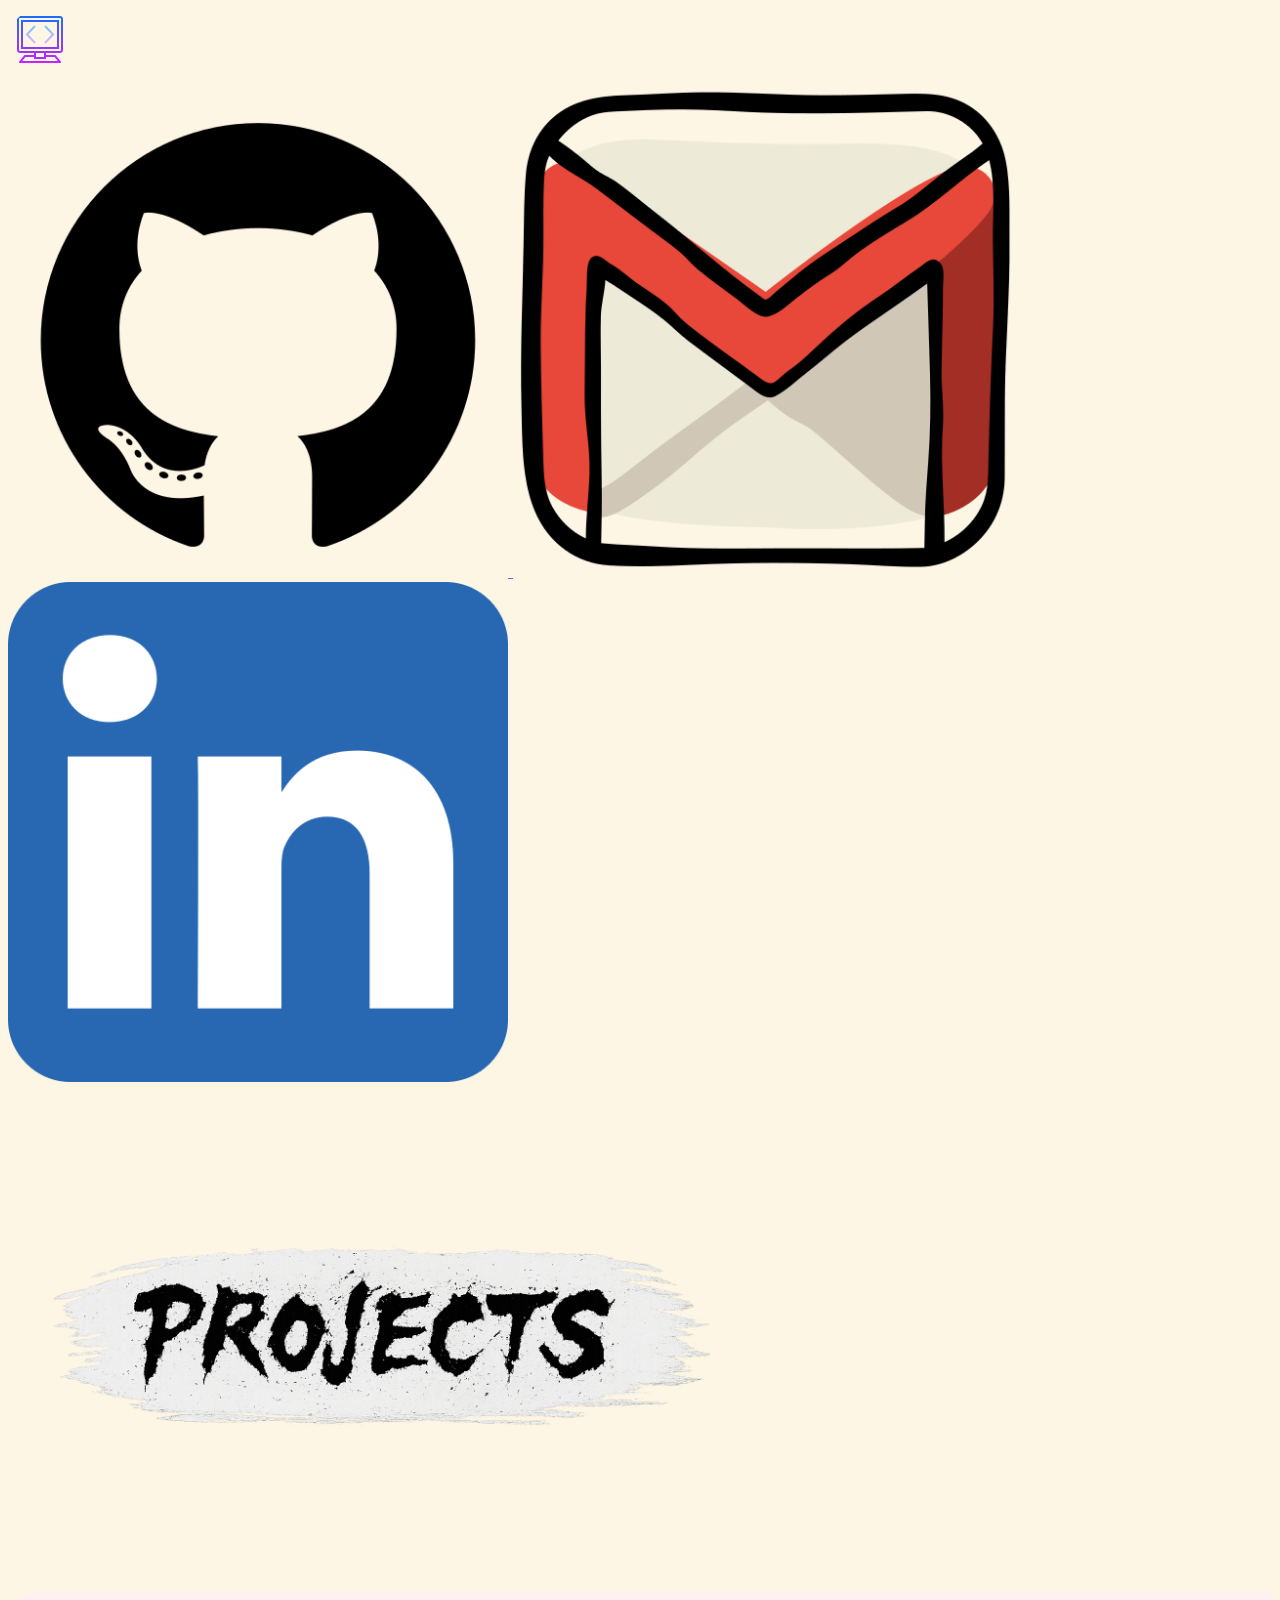
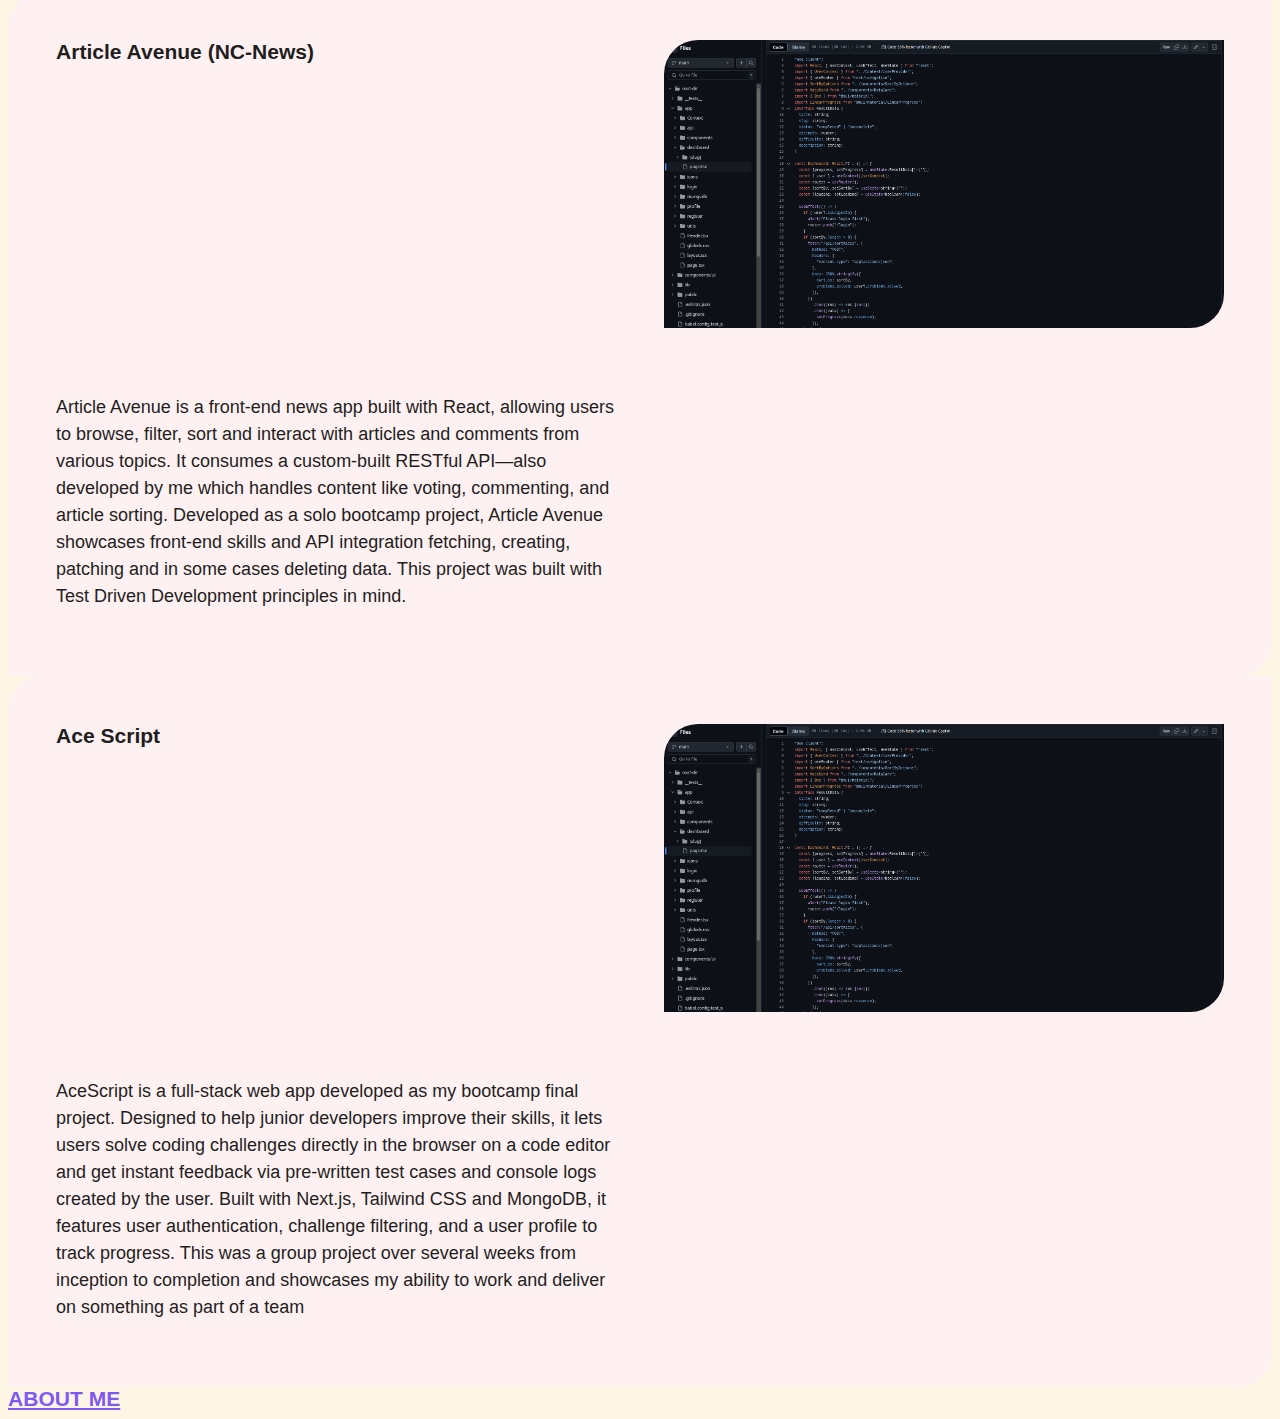
<file: projects.html>
<!DOCTYPE html>
<html lang="en">
  <head>
    <meta charset="UTF-8" />
    <meta name="viewport" content="width=device-width, initial-scale=1.0" />
    <title>Gary Evans - Projects</title>
    <link rel="stylesheet" href="CSS/index.css" />
  </head>
  <body>
    <section id="header">
      <a href="index.html">
        <section>
          <img
            src="./assets/swd-logo.png"
            alt="a small icon of a monitor in bright purple and pink outline used as a logo"
            id="logo"
          />
        </section>
      </a>
      <section id="socials">
        <a href="https://github.com/garyismatic">
          <img src="./assets/githubIcon.png" class="social-icon" />
        </a>
        <a href="">
          <img src="./assets/emailIcon.png" class="social-icon" />
        </a>
        <a href="https://www.linkedin.com/in/gary-evans-profile">
          <img src="./assets/linkedInIcon.png" class="social-icon" />
        </a>
      </section>
    </section>
    <section class="page-title">
      <img src="assets/projects-banner.png" id="projects-page-title" />
    </section>
    <section id="project-list">
      <section class="project-card">
        <h3 class="project-title">Article Avenue (NC-News)</h3>
        <img src="assets/Code-image.png" class="project-image" />
        <p class="project-description">
          Article Avenue is a front-end news app built with React, allowing
          users to browse, filter, sort and interact with articles and comments
          from various topics. It consumes a custom-built RESTful API—also
          developed by me which handles content like voting, commenting, and
          article sorting. Developed as a solo bootcamp project, Article Avenue
          showcases front-end skills and API integration fetching, creating,
          patching and in some cases deleting data. This project was built with
          Test Driven Development principles in mind.
        </p>
        <section class="tech-icons"></section>
      </section>
      <section class="project-card">
        <h3 class="project-title">Ace Script</h3>
        <img src="assets/Code-image.png" class="project-image" />
        <p class="project-description">
          AceScript is a full-stack web app developed as my bootcamp final
          project. Designed to help junior developers improve their skills, it
          lets users solve coding challenges directly in the browser on a code
          editor and get instant feedback via pre-written test cases and console
          logs created by the user. Built with Next.js, Tailwind CSS and
          MongoDB, it features user authentication, challenge filtering, and a
          user profile to track progress. This was a group project over several
          weeks from inception to completion and showcases my ability to work
          and deliver on something as part of a team
        </p>
        <section class="tech-icons"></section>
      </section>
    </section>
    <a href="about.html">
      <section id="about-nav-banner" class="banner-btn">
        <h3 class="banner-text">ABOUT ME</h3>
      </section>
    </a>
  </body>
</html>
</file>
<file: CSS/index.css>
:root {
  --gunmetal: #121212;
  --charcoal: #1f1f1f;
  --neonGreen: #39ff14;
  --electric: #00bfff;
  --lightGrey: #e0e0e0;
  --slateGrey: #888888;
  --ld-background: light-dark(#fef6e4, var(--gunmetal));
  --ld-textColor: light-dark(#1e1e1e, var(--lightGrey));
  --ld-headerColor: light-dark(#7f5af0, var(--electric));
  --ld-highlight: light-dark(#ff8fab, var(--neonGreen));
  --ld-surface: light-dark(#fff1f1, var(--charcoal));
  --corners: 34px 0;
  --corners-small: 10px 0;
  --base-font-size: 1rem;
}

html {
  box-sizing: border-box;
  color-scheme: light dark;
}

html:has(#light-dark-switch #light:checked) {
  color-scheme: light;
}

html:has(#light-dark-switch #dark:checked) {
  color-scheme: dark;
}

*,
*::before,
*::after {
  box-sizing: inherit;
}

body {
  font-size: var(--base-font-size);
  background-color: var(--ld-background);
  color: var(--ld-textColor);
  font-family: "Work Sans", sans-serif;
}

.wrapper {
  max-width: 1200px;
  margin: 0 auto;
  padding: 1rem;
}

h1 {
  margin: 0;
  font-size: calc(var(--base-font-size) * 2.5);
  font-family: "Orbitron", sans-serif;
  letter-spacing: 0.5rem;
}

h2 {
  margin: 0;
  font-size: var(--base-font-size);
  text-transform: uppercase;
  color: var(--ld-headerColor);
  letter-spacing: 0.25em;
  font-family: "Orbitron", sans-serif;
  letter-spacing: 0.5rem;
}

h3 {
  margin: 0;
}

p {
  line-height: 1.5;
}

a {
  color: var(--ld-headerColor);
}

a:hover {
  color: var(--ld-highlight);
}

img {
  max-width: 100%;
  border-radius: var(--corners);
  max-height: 500px;
}

.icons {
  list-style-type: none;
  margin: 0;
  padding: 0;
  display: flex;
  flex-flow: row wrap;
  justify-content: center;
  gap: 2rem;
}

ul svg {
  width: 36px;
  height: 36px;
}

.social {
  fill: var(--ld-headerColor);
}

.social-link:hover .social {
  fill: var(--ld-highlight);
}

/*about me styling*/

.main-article {
  display: grid;
  grid-template-columns: 1fr;
  gap: 2rem;
  text-align: center;
}

.main-article img {
  margin: 0 auto;
  object-fit: cover;
  object-position: middle;
  height: 200px;
  width: 300px;
  overflow: hidden;
}

/* project section styling */

main {
  text-align: center;
  margin-top: 5rem;
  margin-bottom: 3rem;
}

.projects-header {
  margin: 2rem 0;
}

.projects {
  display: flex;
  flex-flow: column nowrap;
  gap: 3rem;
}

.project-card {
  background-color: var(--ld-surface);
  padding: 1.5rem;
  border-radius: var(--corners);
  display: grid;
  grid-template-columns: 1fr;
  gap: 1.5rem;
}

.light-border {
  border: 1px solid var(--slateGrey);
}

.project-card ul {
  margin: 0;
  padding: 0;
  list-style-type: none;
  display: flex;
  flex-flow: row wrap;
  justify-content: center;
  gap: 1rem;
}

.project-card li {
  color: var(--ld-background);
  background-color: var(--ld-headerColor);
  border-radius: var(--corners-small);
  padding: 0.5rem;
  font-size: calc(var(--base-font-size) * 0.7);
  font-family: "Orbitron", sans-serif;
}

.hosted li {
  background-color: var(--ld-surface);
  border-radius: 0;
  width: 36px;
  height: 36px;
  margin-top: 1.5rem;
  padding: 0;
}

.project-card img {
  grid-row: 1/2;
  margin: 0 auto;
}

/* footer styling */

footer {
  text-align: center;
}

.footer-text {
  line-height: 1.5;
  display: grid;
  grid-template-columns: 1fr;
  gap: 2rem;
}

.footer-text-box ul {
  font-size: calc(var(--base-font-size) * 0.85);
  list-style-type: none;
  margin: 0;
  padding: 0;
}

.footer-text-box li {
  line-height: 2;
}

.footer-title {
  margin: 2rem 0;
}

.footer-section .social {
  fill: var(--slateGrey);
}

@media (min-width: 750px) {
  :root {
    --base-font-size: 1.125rem;
  }
  h1 {
    margin-left: -3px;
  }
  .wrapper {
    padding: 5rem;
  }
  .main-article {
    grid-template-columns: 1fr 1fr;
    align-items: center;
    text-align: left;
  }
  .main-article img {
    max-height: 400px;
    margin: 0 0 0 auto;
    object-position: none;
    height: auto;
    width: auto;
    overflow: auto;
  }
  .icons {
    justify-content: flex-start;
  }
  footer {
    text-align: left;
  }
  .footer-text {
    grid-template-columns: repeat(3, 1fr);
  }
  .radio-switch {
    justify-content: flex-end;
  }
}

@media (min-width: 850px) {
  .project-card {
    grid-template-columns: 1fr 1fr;
    text-align: left;
    gap: 3rem;
    padding: 3rem;
  }

  .project-card img {
    grid-column: 2;
    min-height: 200px;
  }

  .project-card ul {
    justify-content: flex-start;
  }
}

@layer switch {
  .radio-switch {
    border: none;
    padding: 0;
    white-space: nowrap;
    display: flex;
    justify-content: center;
    margin-bottom: 2rem;
  }

  .radio-switch legend {
    font-size: 2px;
    opacity: 0;
    position: absolute;
  }

  .radio-switch label {
    display: inline-block;
    line-height: 2;
    font-size: 0.9rem;
    position: relative;
    z-index: 2;
  }

  .radio-switch input {
    opacity: 0;
    position: absolute;
  }

  .radio-switch label:first-of-type {
    padding-right: 5em;
  }

  .radio-switch label:last-child {
    margin-left: -4.25em;
    padding-left: 5em;
  }

  .radio-switch:focus-within label:first-of-type:after {
    box-shadow: 0 0 0 2px #fff, 0 0 0 4px var(--electric);
  }

  .radio-switch label:first-of-type:before,
  .radio-switch label:first-of-type:after {
    border: 1px solid var(--gunmetal);
    content: "";
    height: 2em;
    overflow: hidden;
    pointer-events: none;
    position: absolute;
    vertical-align: middle;
  }

  .radio-switch label:first-of-type:before {
    background: #fef6e4;
    border: 1px solid var(--gunmetal);
    border-radius: 100%;
    position: absolute;
    right: -0.075em;
    transform: translateX(0em);
    transition: transform 0.2s ease-in-out;
    width: 2em;
    z-index: 2;
  }

  .radio-switch label:first-of-type:after {
    background: var(--electric);
    border-radius: 1em;
    margin: 0 1em;
    transition: background 0.2s ease-in-out;
    width: 4em;
  }

  .radio-switch input:first-of-type:checked ~ label:first-of-type:after {
    background: var(--gunmetal);
  }

  .radio-switch input:first-of-type:checked ~ label:first-of-type:before {
    transform: translateX(-2em);
  }

  .radio-switch input:last-of-type:checked ~ label:last-of-type {
    z-index: 1;
  }
}
</file>
